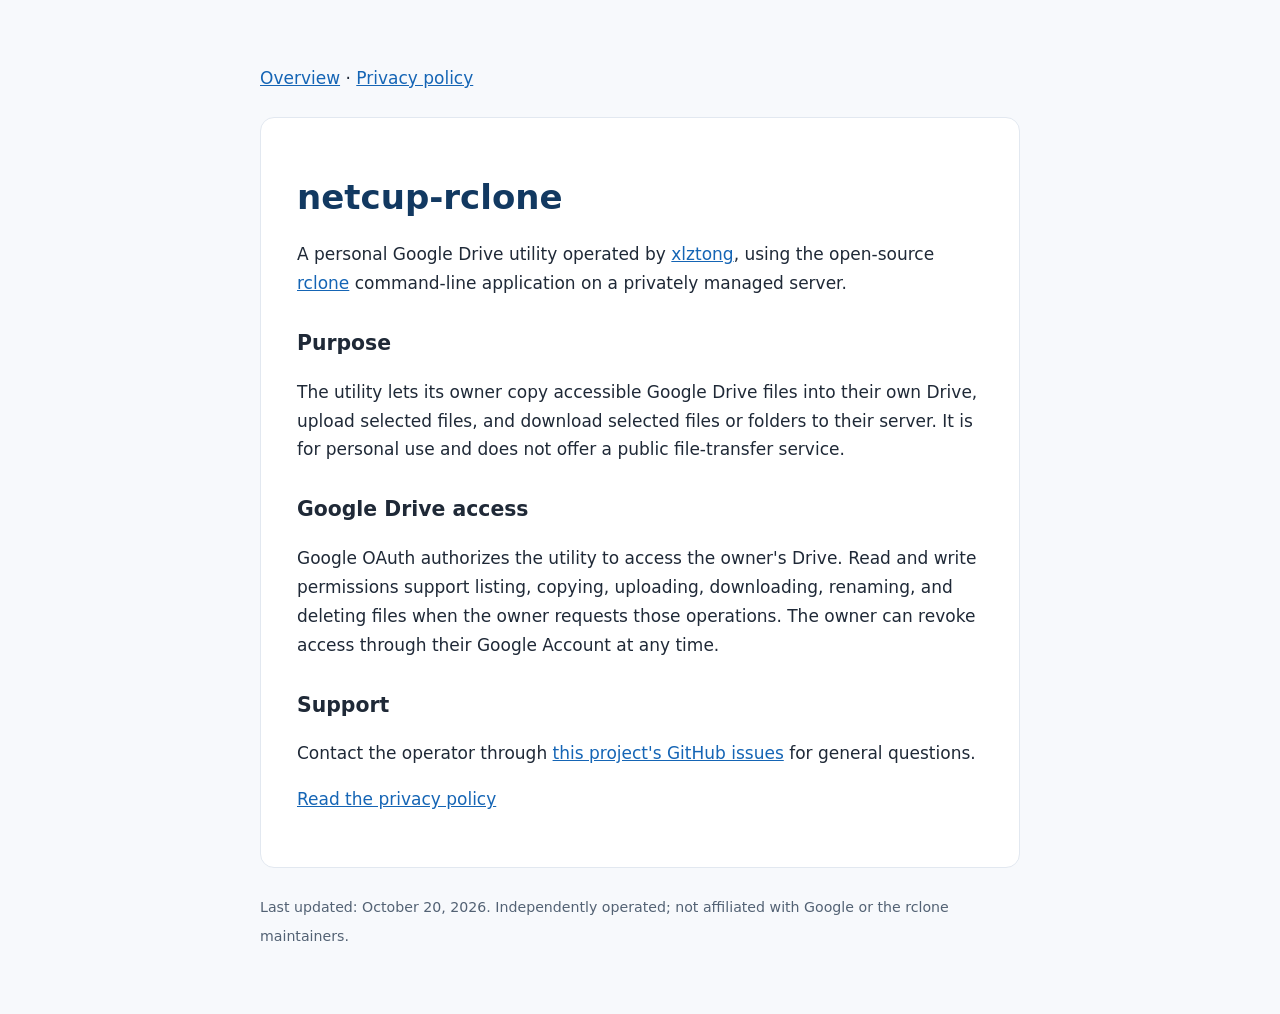
<file: index.html>
<!doctype html><html lang="en"><meta charset="utf-8"><meta name="viewport" content="width=device-width,initial-scale=1"><title>netcup-rclone — Personal Google Drive utility</title><link rel="stylesheet" href="style.css"><body><nav><a href="./">Overview</a> · <a href="privacy.html">Privacy policy</a></nav><main><h1>netcup-rclone</h1><p>A personal Google Drive utility operated by <a href="https://github.com/xlztong">xlztong</a>, using the open-source <a href="https://rclone.org/">rclone</a> command-line application on a privately managed server.</p><h2>Purpose</h2><p>The utility lets its owner copy accessible Google Drive files into their own Drive, upload selected files, and download selected files or folders to their server. It is for personal use and does not offer a public file-transfer service.</p><h2>Google Drive access</h2><p>Google OAuth authorizes the utility to access the owner's Drive. Read and write permissions support listing, copying, uploading, downloading, renaming, and deleting files when the owner requests those operations. The owner can revoke access through their Google Account at any time.</p><h2>Support</h2><p>Contact the operator through <a href="https://github.com/xlztong/rclone-drive-info/issues">this project's GitHub issues</a> for general questions.</p><p><a href="privacy.html">Read the privacy policy</a></p></main><footer><small>Last updated: October 20, 2026. Independently operated; not affiliated with Google or the rclone maintainers.</small></footer></body></html>
</file>
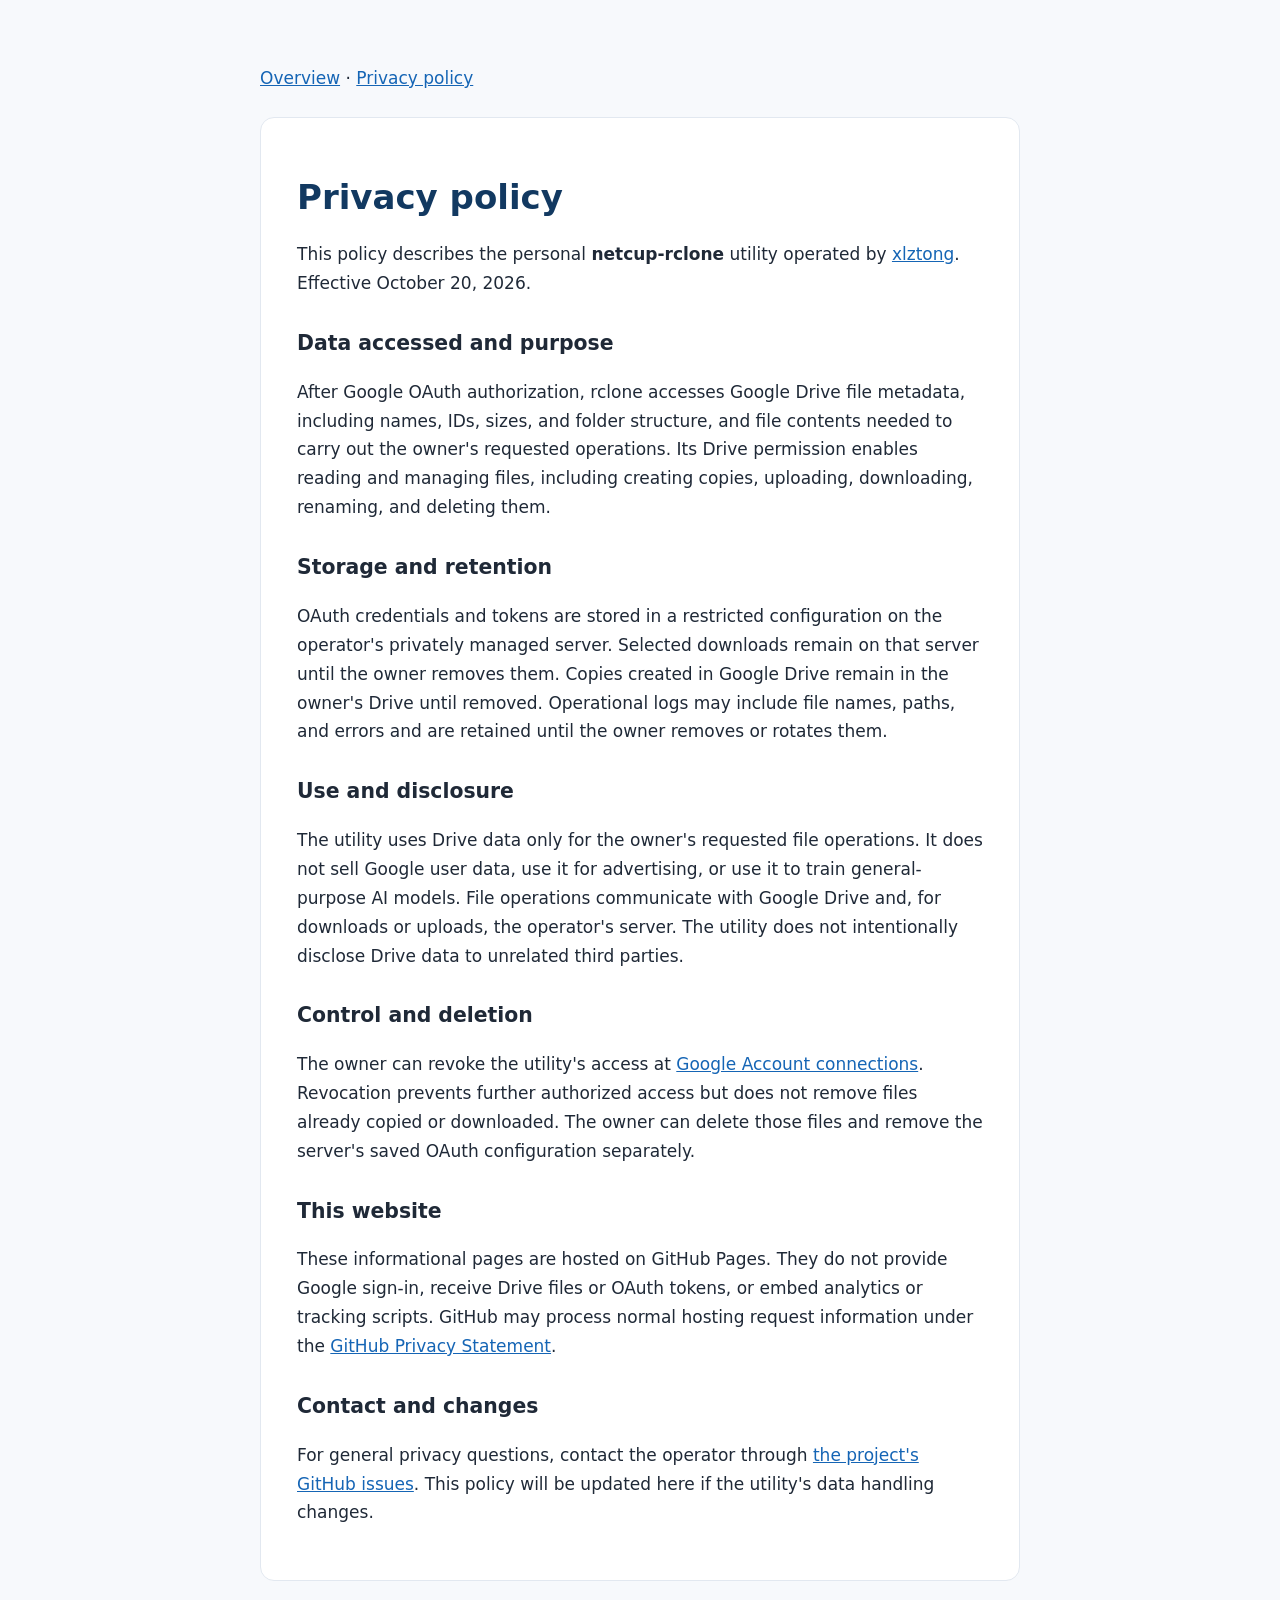
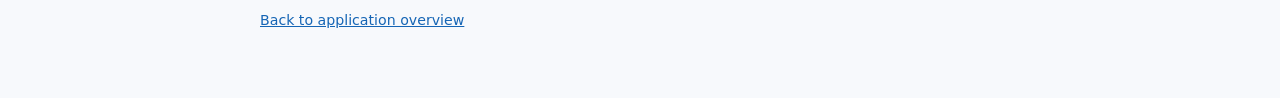
<file: privacy.html>
<!doctype html><html lang="en"><meta charset="utf-8"><meta name="viewport" content="width=device-width,initial-scale=1"><title>Privacy policy — netcup-rclone</title><link rel="stylesheet" href="style.css"><body><nav><a href="./">Overview</a> · <a href="privacy.html">Privacy policy</a></nav><main><h1>Privacy policy</h1><p>This policy describes the personal <strong>netcup-rclone</strong> utility operated by <a href="https://github.com/xlztong">xlztong</a>. Effective October 20, 2026.</p><h2>Data accessed and purpose</h2><p>After Google OAuth authorization, rclone accesses Google Drive file metadata, including names, IDs, sizes, and folder structure, and file contents needed to carry out the owner's requested operations. Its Drive permission enables reading and managing files, including creating copies, uploading, downloading, renaming, and deleting them.</p><h2>Storage and retention</h2><p>OAuth credentials and tokens are stored in a restricted configuration on the operator's privately managed server. Selected downloads remain on that server until the owner removes them. Copies created in Google Drive remain in the owner's Drive until removed. Operational logs may include file names, paths, and errors and are retained until the owner removes or rotates them.</p><h2>Use and disclosure</h2><p>The utility uses Drive data only for the owner's requested file operations. It does not sell Google user data, use it for advertising, or use it to train general-purpose AI models. File operations communicate with Google Drive and, for downloads or uploads, the operator's server. The utility does not intentionally disclose Drive data to unrelated third parties.</p><h2>Control and deletion</h2><p>The owner can revoke the utility's access at <a href="https://myaccount.google.com/connections">Google Account connections</a>. Revocation prevents further authorized access but does not remove files already copied or downloaded. The owner can delete those files and remove the server's saved OAuth configuration separately.</p><h2>This website</h2><p>These informational pages are hosted on GitHub Pages. They do not provide Google sign-in, receive Drive files or OAuth tokens, or embed analytics or tracking scripts. GitHub may process normal hosting request information under the <a href="https://docs.github.com/en/site-policy/privacy-policies/github-general-privacy-statement">GitHub Privacy Statement</a>.</p><h2>Contact and changes</h2><p>For general privacy questions, contact the operator through <a href="https://github.com/xlztong/rclone-drive-info/issues">the project's GitHub issues</a>. This policy will be updated here if the utility's data handling changes.</p></main><footer><small><a href="./">Back to application overview</a></small></footer></body></html>
</file>
<file: style.css>
:root{font:17px/1.7 system-ui,sans-serif;color:#1f2937;background:#f7f9fc}body{max-width:760px;margin:64px auto;padding:0 24px}main{background:white;padding:36px;border:1px solid #e2e8f0;border-radius:14px}h1{font-size:2rem;line-height:1.2;color:#123961}h2{font-size:1.2rem;margin-top:28px}a{color:#1565b5}nav,footer{margin:24px 0}small{color:#536274}@media(max-width:600px){body{margin:24px auto}main{padding:24px}}
</file>
